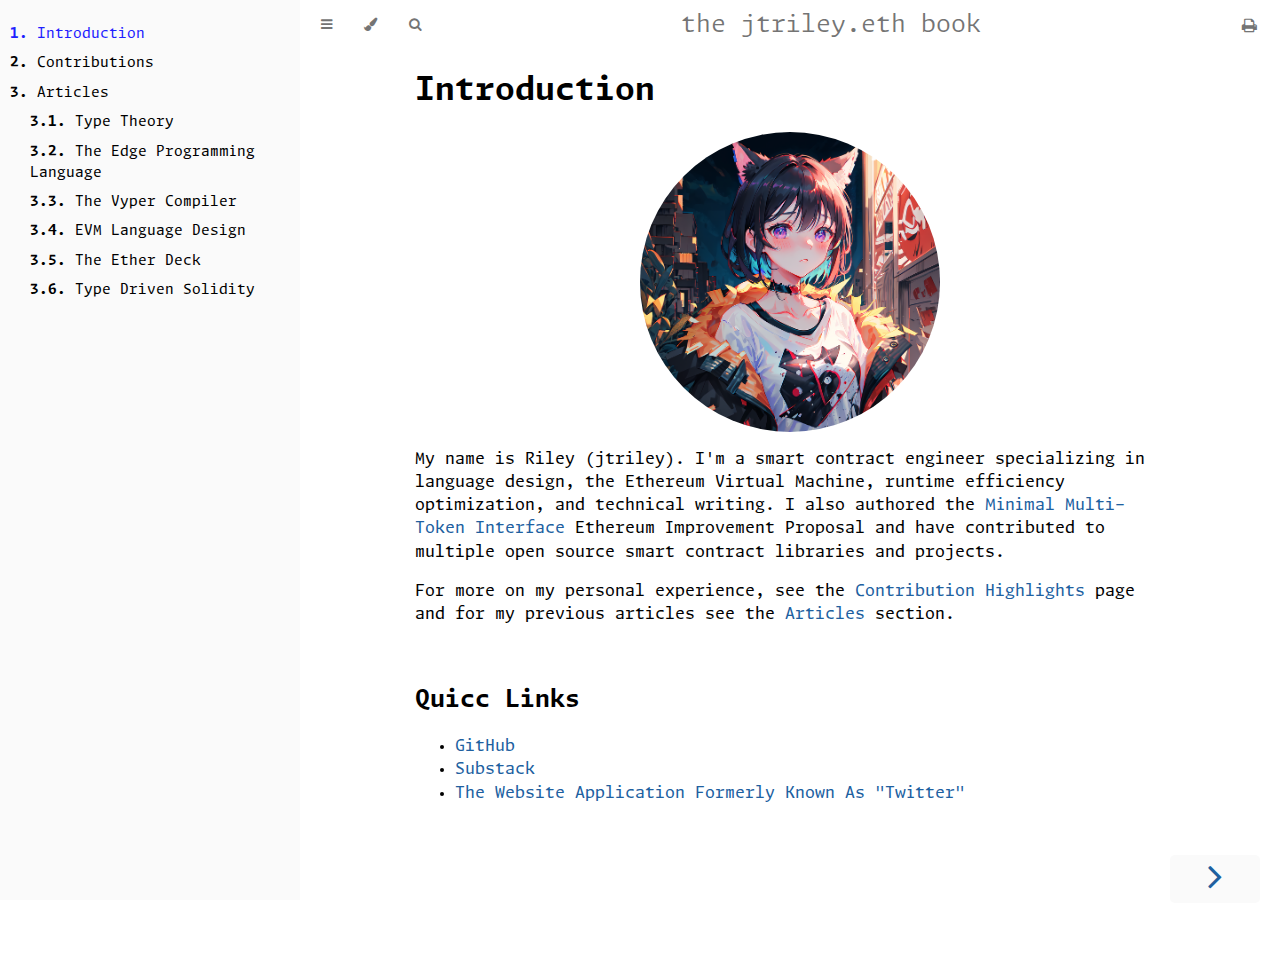
<file: index.html>
<!DOCTYPE HTML>
<html lang="en" class="sidebar-visible no-js light">
    <head>
        <!-- Book generated using mdBook -->
        <meta charset="UTF-8">
        <title>Introduction - the jtriley.eth book</title>


        <!-- Custom HTML head -->
        
        <meta name="description" content="">
        <meta name="viewport" content="width=device-width, initial-scale=1">
        <meta name="theme-color" content="#ffffff" />

        <link rel="icon" href="favicon.svg">
        <link rel="shortcut icon" href="favicon.png">
        <link rel="stylesheet" href="css/variables.css">
        <link rel="stylesheet" href="css/general.css">
        <link rel="stylesheet" href="css/chrome.css">
        <link rel="stylesheet" href="css/print.css" media="print">

        <!-- Fonts -->
        <link rel="stylesheet" href="FontAwesome/css/font-awesome.css">
        <link rel="stylesheet" href="fonts/fonts.css">

        <!-- Highlight.js Stylesheets -->
        <link rel="stylesheet" href="highlight.css">
        <link rel="stylesheet" href="tomorrow-night.css">
        <link rel="stylesheet" href="ayu-highlight.css">

        <!-- Custom theme stylesheets -->

    </head>
    <body>
    <div id="body-container">
        <!-- Provide site root to javascript -->
        <script>
            var path_to_root = "";
            var default_theme = window.matchMedia("(prefers-color-scheme: dark)").matches ? "navy" : "light";
        </script>

        <!-- Work around some values being stored in localStorage wrapped in quotes -->
        <script>
            try {
                var theme = localStorage.getItem('mdbook-theme');
                var sidebar = localStorage.getItem('mdbook-sidebar');

                if (theme.startsWith('"') && theme.endsWith('"')) {
                    localStorage.setItem('mdbook-theme', theme.slice(1, theme.length - 1));
                }

                if (sidebar.startsWith('"') && sidebar.endsWith('"')) {
                    localStorage.setItem('mdbook-sidebar', sidebar.slice(1, sidebar.length - 1));
                }
            } catch (e) { }
        </script>

        <!-- Set the theme before any content is loaded, prevents flash -->
        <script>
            var theme;
            try { theme = localStorage.getItem('mdbook-theme'); } catch(e) { }
            if (theme === null || theme === undefined) { theme = default_theme; }
            var html = document.querySelector('html');
            html.classList.remove('no-js')
            html.classList.remove('light')
            html.classList.add(theme);
            html.classList.add('js');
        </script>

        <!-- Hide / unhide sidebar before it is displayed -->
        <script>
            var html = document.querySelector('html');
            var sidebar = 'hidden';
            if (document.body.clientWidth >= 1080) {
                try { sidebar = localStorage.getItem('mdbook-sidebar'); } catch(e) { }
                sidebar = sidebar || 'visible';
            }
            html.classList.remove('sidebar-visible');
            html.classList.add("sidebar-" + sidebar);
        </script>

        <nav id="sidebar" class="sidebar" aria-label="Table of contents">
            <div class="sidebar-scrollbox">
                <ol class="chapter"><li class="chapter-item expanded "><a href="introduction.html" class="active"><strong aria-hidden="true">1.</strong> Introduction</a></li><li class="chapter-item expanded "><a href="contributions-highlights.html"><strong aria-hidden="true">2.</strong> Contributions</a></li><li class="chapter-item expanded "><a href="articles.html"><strong aria-hidden="true">3.</strong> Articles</a></li><li><ol class="section"><li class="chapter-item expanded "><a href="articles/type-theory.html"><strong aria-hidden="true">3.1.</strong> Type Theory</a></li><li class="chapter-item expanded "><a href="articles/the-edge-programming-language.html"><strong aria-hidden="true">3.2.</strong> The Edge Programming Language</a></li><li class="chapter-item expanded "><a href="articles/the-vyper-compiler.html"><strong aria-hidden="true">3.3.</strong> The Vyper Compiler</a></li><li class="chapter-item expanded "><a href="articles/evm-language-design.html"><strong aria-hidden="true">3.4.</strong> EVM Language Design</a></li><li class="chapter-item expanded "><a href="articles/the-ether-deck.html"><strong aria-hidden="true">3.5.</strong> The Ether Deck</a></li><li class="chapter-item expanded "><a href="articles/type-driven-solidity.html"><strong aria-hidden="true">3.6.</strong> Type Driven Solidity</a></li></ol></li></ol>
            </div>
            <div id="sidebar-resize-handle" class="sidebar-resize-handle"></div>
        </nav>

        <div id="page-wrapper" class="page-wrapper">

            <div class="page">
                                <div id="menu-bar-hover-placeholder"></div>
                <div id="menu-bar" class="menu-bar sticky bordered">
                    <div class="left-buttons">
                        <button id="sidebar-toggle" class="icon-button" type="button" title="Toggle Table of Contents" aria-label="Toggle Table of Contents" aria-controls="sidebar">
                            <i class="fa fa-bars"></i>
                        </button>
                        <button id="theme-toggle" class="icon-button" type="button" title="Change theme" aria-label="Change theme" aria-haspopup="true" aria-expanded="false" aria-controls="theme-list">
                            <i class="fa fa-paint-brush"></i>
                        </button>
                        <ul id="theme-list" class="theme-popup" aria-label="Themes" role="menu">
                            <li role="none"><button role="menuitem" class="theme" id="light">Light</button></li>
                            <li role="none"><button role="menuitem" class="theme" id="rust">Rust</button></li>
                            <li role="none"><button role="menuitem" class="theme" id="coal">Coal</button></li>
                            <li role="none"><button role="menuitem" class="theme" id="navy">Navy</button></li>
                            <li role="none"><button role="menuitem" class="theme" id="ayu">Ayu</button></li>
                        </ul>
                        <button id="search-toggle" class="icon-button" type="button" title="Search. (Shortkey: s)" aria-label="Toggle Searchbar" aria-expanded="false" aria-keyshortcuts="S" aria-controls="searchbar">
                            <i class="fa fa-search"></i>
                        </button>
                    </div>

                    <h1 class="menu-title">the jtriley.eth book</h1>

                    <div class="right-buttons">
                        <a href="print.html" title="Print this book" aria-label="Print this book">
                            <i id="print-button" class="fa fa-print"></i>
                        </a>

                    </div>
                </div>

                <div id="search-wrapper" class="hidden">
                    <form id="searchbar-outer" class="searchbar-outer">
                        <input type="search" id="searchbar" name="searchbar" placeholder="Search this book ..." aria-controls="searchresults-outer" aria-describedby="searchresults-header">
                    </form>
                    <div id="searchresults-outer" class="searchresults-outer hidden">
                        <div id="searchresults-header" class="searchresults-header"></div>
                        <ul id="searchresults">
                        </ul>
                    </div>
                </div>

                <!-- Apply ARIA attributes after the sidebar and the sidebar toggle button are added to the DOM -->
                <script>
                    document.getElementById('sidebar-toggle').setAttribute('aria-expanded', sidebar === 'visible');
                    document.getElementById('sidebar').setAttribute('aria-hidden', sidebar !== 'visible');
                    Array.from(document.querySelectorAll('#sidebar a')).forEach(function(link) {
                        link.setAttribute('tabIndex', sidebar === 'visible' ? 0 : -1);
                    });
                </script>

                <div id="content" class="content">
                    <main>
                        <h1 id="introduction"><a class="header" href="#introduction">Introduction</a></h1>
<div style="display:flex;width:100%;justify-content:center;">
    <img src="static/jtriley.png" width="300px" style="border-radius:150px;" />
</div>
<p>My name is Riley (jtriley). I'm a smart contract engineer specializing in language design, the
Ethereum Virtual Machine, runtime efficiency optimization, and technical writing. I also
authored the <a href="https://eips.ethereum.org/EIPS/eip-6909">Minimal Multi-Token Interface</a> Ethereum
Improvement Proposal and have contributed to multiple open source smart contract libraries and
projects.</p>
<p>For more on my personal experience, see the <a href="./contributions-highlights.html">Contribution Highlights</a>
page and for my previous articles see the <a href="./articles.html">Articles</a> section.</p>
<h2 id="quicc-links"><a class="header" href="#quicc-links">Quicc Links</a></h2>
<ul>
<li><a href="https://github.com/jtriley-eth">GitHub</a></li>
<li><a href="https://jtriley.substack.com">Substack</a></li>
<li><a href="https://twitter.com/jtriley_eth">The Website Application Formerly Known As &quot;Twitter&quot;</a></li>
</ul>

                    </main>

                    <nav class="nav-wrapper" aria-label="Page navigation">
                        <!-- Mobile navigation buttons -->

                            <a rel="next" href="contributions-highlights.html" class="mobile-nav-chapters next" title="Next chapter" aria-label="Next chapter" aria-keyshortcuts="Right">
                                <i class="fa fa-angle-right"></i>
                            </a>

                        <div style="clear: both"></div>
                    </nav>
                </div>
            </div>

            <nav class="nav-wide-wrapper" aria-label="Page navigation">

                    <a rel="next" href="contributions-highlights.html" class="nav-chapters next" title="Next chapter" aria-label="Next chapter" aria-keyshortcuts="Right">
                        <i class="fa fa-angle-right"></i>
                    </a>
            </nav>

        </div>




        <script>
            window.playground_copyable = true;
        </script>


        <script src="elasticlunr.min.js"></script>
        <script src="mark.min.js"></script>
        <script src="searcher.js"></script>

        <script src="clipboard.min.js"></script>
        <script src="highlight.js"></script>
        <script src="book.js"></script>

        <!-- Custom JS scripts -->
        <script src="src/static/solidity.min.js"></script>


    </div>
    </body>
</html>
</file>
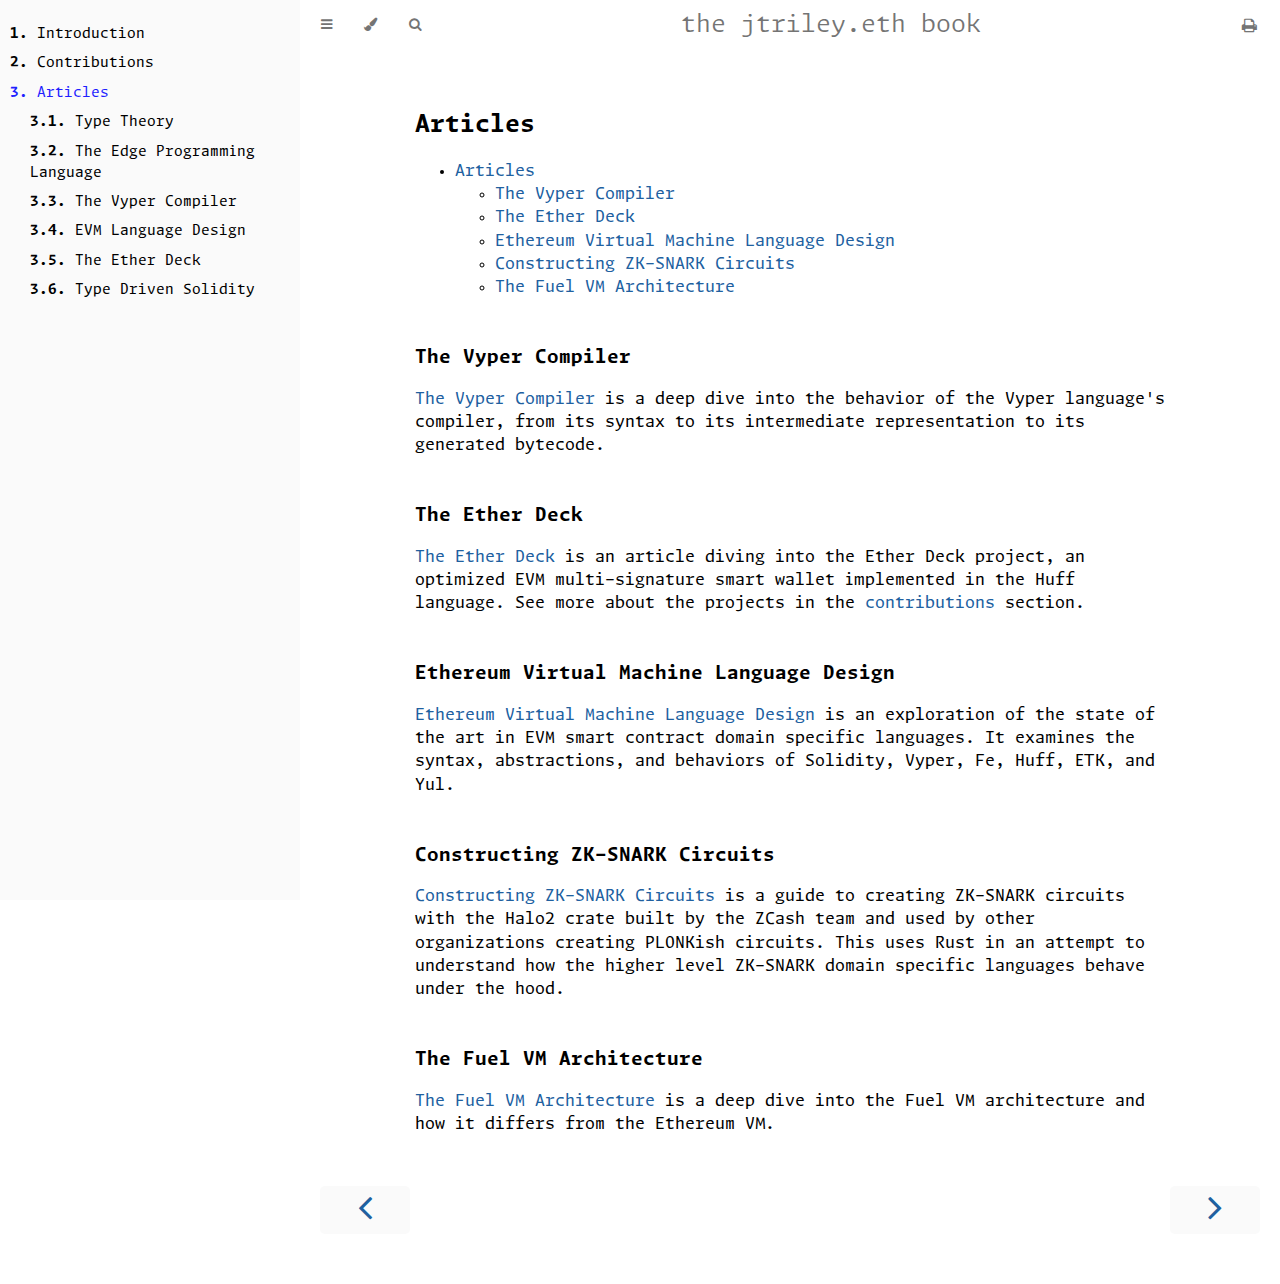
<file: articles.html>
<!DOCTYPE HTML>
<html lang="en" class="sidebar-visible no-js light">
    <head>
        <!-- Book generated using mdBook -->
        <meta charset="UTF-8">
        <title>Articles - the jtriley.eth book</title>


        <!-- Custom HTML head -->
        
        <meta name="description" content="">
        <meta name="viewport" content="width=device-width, initial-scale=1">
        <meta name="theme-color" content="#ffffff" />

        <link rel="icon" href="favicon.svg">
        <link rel="shortcut icon" href="favicon.png">
        <link rel="stylesheet" href="css/variables.css">
        <link rel="stylesheet" href="css/general.css">
        <link rel="stylesheet" href="css/chrome.css">
        <link rel="stylesheet" href="css/print.css" media="print">

        <!-- Fonts -->
        <link rel="stylesheet" href="FontAwesome/css/font-awesome.css">
        <link rel="stylesheet" href="fonts/fonts.css">

        <!-- Highlight.js Stylesheets -->
        <link rel="stylesheet" href="highlight.css">
        <link rel="stylesheet" href="tomorrow-night.css">
        <link rel="stylesheet" href="ayu-highlight.css">

        <!-- Custom theme stylesheets -->

    </head>
    <body>
    <div id="body-container">
        <!-- Provide site root to javascript -->
        <script>
            var path_to_root = "";
            var default_theme = window.matchMedia("(prefers-color-scheme: dark)").matches ? "navy" : "light";
        </script>

        <!-- Work around some values being stored in localStorage wrapped in quotes -->
        <script>
            try {
                var theme = localStorage.getItem('mdbook-theme');
                var sidebar = localStorage.getItem('mdbook-sidebar');

                if (theme.startsWith('"') && theme.endsWith('"')) {
                    localStorage.setItem('mdbook-theme', theme.slice(1, theme.length - 1));
                }

                if (sidebar.startsWith('"') && sidebar.endsWith('"')) {
                    localStorage.setItem('mdbook-sidebar', sidebar.slice(1, sidebar.length - 1));
                }
            } catch (e) { }
        </script>

        <!-- Set the theme before any content is loaded, prevents flash -->
        <script>
            var theme;
            try { theme = localStorage.getItem('mdbook-theme'); } catch(e) { }
            if (theme === null || theme === undefined) { theme = default_theme; }
            var html = document.querySelector('html');
            html.classList.remove('no-js')
            html.classList.remove('light')
            html.classList.add(theme);
            html.classList.add('js');
        </script>

        <!-- Hide / unhide sidebar before it is displayed -->
        <script>
            var html = document.querySelector('html');
            var sidebar = 'hidden';
            if (document.body.clientWidth >= 1080) {
                try { sidebar = localStorage.getItem('mdbook-sidebar'); } catch(e) { }
                sidebar = sidebar || 'visible';
            }
            html.classList.remove('sidebar-visible');
            html.classList.add("sidebar-" + sidebar);
        </script>

        <nav id="sidebar" class="sidebar" aria-label="Table of contents">
            <div class="sidebar-scrollbox">
                <ol class="chapter"><li class="chapter-item expanded "><a href="introduction.html"><strong aria-hidden="true">1.</strong> Introduction</a></li><li class="chapter-item expanded "><a href="contributions-highlights.html"><strong aria-hidden="true">2.</strong> Contributions</a></li><li class="chapter-item expanded "><a href="articles.html" class="active"><strong aria-hidden="true">3.</strong> Articles</a></li><li><ol class="section"><li class="chapter-item expanded "><a href="articles/type-theory.html"><strong aria-hidden="true">3.1.</strong> Type Theory</a></li><li class="chapter-item expanded "><a href="articles/the-edge-programming-language.html"><strong aria-hidden="true">3.2.</strong> The Edge Programming Language</a></li><li class="chapter-item expanded "><a href="articles/the-vyper-compiler.html"><strong aria-hidden="true">3.3.</strong> The Vyper Compiler</a></li><li class="chapter-item expanded "><a href="articles/evm-language-design.html"><strong aria-hidden="true">3.4.</strong> EVM Language Design</a></li><li class="chapter-item expanded "><a href="articles/the-ether-deck.html"><strong aria-hidden="true">3.5.</strong> The Ether Deck</a></li><li class="chapter-item expanded "><a href="articles/type-driven-solidity.html"><strong aria-hidden="true">3.6.</strong> Type Driven Solidity</a></li></ol></li></ol>
            </div>
            <div id="sidebar-resize-handle" class="sidebar-resize-handle"></div>
        </nav>

        <div id="page-wrapper" class="page-wrapper">

            <div class="page">
                                <div id="menu-bar-hover-placeholder"></div>
                <div id="menu-bar" class="menu-bar sticky bordered">
                    <div class="left-buttons">
                        <button id="sidebar-toggle" class="icon-button" type="button" title="Toggle Table of Contents" aria-label="Toggle Table of Contents" aria-controls="sidebar">
                            <i class="fa fa-bars"></i>
                        </button>
                        <button id="theme-toggle" class="icon-button" type="button" title="Change theme" aria-label="Change theme" aria-haspopup="true" aria-expanded="false" aria-controls="theme-list">
                            <i class="fa fa-paint-brush"></i>
                        </button>
                        <ul id="theme-list" class="theme-popup" aria-label="Themes" role="menu">
                            <li role="none"><button role="menuitem" class="theme" id="light">Light</button></li>
                            <li role="none"><button role="menuitem" class="theme" id="rust">Rust</button></li>
                            <li role="none"><button role="menuitem" class="theme" id="coal">Coal</button></li>
                            <li role="none"><button role="menuitem" class="theme" id="navy">Navy</button></li>
                            <li role="none"><button role="menuitem" class="theme" id="ayu">Ayu</button></li>
                        </ul>
                        <button id="search-toggle" class="icon-button" type="button" title="Search. (Shortkey: s)" aria-label="Toggle Searchbar" aria-expanded="false" aria-keyshortcuts="S" aria-controls="searchbar">
                            <i class="fa fa-search"></i>
                        </button>
                    </div>

                    <h1 class="menu-title">the jtriley.eth book</h1>

                    <div class="right-buttons">
                        <a href="print.html" title="Print this book" aria-label="Print this book">
                            <i id="print-button" class="fa fa-print"></i>
                        </a>

                    </div>
                </div>

                <div id="search-wrapper" class="hidden">
                    <form id="searchbar-outer" class="searchbar-outer">
                        <input type="search" id="searchbar" name="searchbar" placeholder="Search this book ..." aria-controls="searchresults-outer" aria-describedby="searchresults-header">
                    </form>
                    <div id="searchresults-outer" class="searchresults-outer hidden">
                        <div id="searchresults-header" class="searchresults-header"></div>
                        <ul id="searchresults">
                        </ul>
                    </div>
                </div>

                <!-- Apply ARIA attributes after the sidebar and the sidebar toggle button are added to the DOM -->
                <script>
                    document.getElementById('sidebar-toggle').setAttribute('aria-expanded', sidebar === 'visible');
                    document.getElementById('sidebar').setAttribute('aria-hidden', sidebar !== 'visible');
                    Array.from(document.querySelectorAll('#sidebar a')).forEach(function(link) {
                        link.setAttribute('tabIndex', sidebar === 'visible' ? 0 : -1);
                    });
                </script>

                <div id="content" class="content">
                    <main>
                        <h2 id="articles"><a class="header" href="#articles">Articles</a></h2>
<ul>
<li><a href="#articles">Articles</a>
<ul>
<li><a href="#the-vyper-compiler">The Vyper Compiler</a></li>
<li><a href="#the-ether-deck">The Ether Deck</a></li>
<li><a href="#ethereum-virtual-machine-language-design">Ethereum Virtual Machine Language Design</a></li>
<li><a href="#constructing-zk-snark-circuits">Constructing ZK-SNARK Circuits</a></li>
<li><a href="#the-fuel-vm-architecture">The Fuel VM Architecture</a></li>
</ul>
</li>
</ul>
<h3 id="the-vyper-compiler"><a class="header" href="#the-vyper-compiler">The Vyper Compiler</a></h3>
<p><a href="https://open.substack.com/pub/jtriley/p/the-vyper-compiler?r=1qyfrf&amp;utm_campaign=post&amp;utm_medium=web">The Vyper Compiler</a>
is a deep dive into the behavior of the Vyper language's compiler, from its syntax to its
intermediate representation to its generated bytecode.</p>
<h3 id="the-ether-deck"><a class="header" href="#the-ether-deck">The Ether Deck</a></h3>
<p><a href="https://open.substack.com/pub/jtriley/p/the-ether-deck?r=1qyfrf&amp;utm_campaign=post&amp;utm_medium=web">The Ether Deck</a>
is an article diving into the Ether Deck project, an optimized EVM multi-signature smart wallet
implemented in the Huff language. See more about the projects in the
<a href="./contributions-highlights.html#ether-deck">contributions</a> section.</p>
<h3 id="ethereum-virtual-machine-language-design"><a class="header" href="#ethereum-virtual-machine-language-design">Ethereum Virtual Machine Language Design</a></h3>
<p><a href="https://open.substack.com/pub/jtriley/p/ethereum-virtual-machine-language?r=1qyfrf&amp;utm_campaign=post&amp;utm_medium=web">Ethereum Virtual Machine Language Design</a>
is an exploration of the state of the art in EVM smart contract domain specific languages. It
examines the syntax, abstractions, and behaviors of Solidity, Vyper, Fe, Huff, ETK, and Yul.</p>
<h3 id="constructing-zk-snark-circuits"><a class="header" href="#constructing-zk-snark-circuits">Constructing ZK-SNARK Circuits</a></h3>
<p><a href="https://open.substack.com/pub/jtriley/p/constructing-zk-snark-circuits?r=1qyfrf&amp;utm_campaign=post&amp;utm_medium=web">Constructing ZK-SNARK Circuits</a>
is a guide to creating ZK-SNARK circuits with the Halo2 crate built by the ZCash team and used by
other organizations creating PLONKish circuits. This uses Rust in an attempt to understand how the
higher level ZK-SNARK domain specific languages behave under the hood.</p>
<h3 id="the-fuel-vm-architecture"><a class="header" href="#the-fuel-vm-architecture">The Fuel VM Architecture</a></h3>
<p><a href="https://open.substack.com/pub/jtriley/p/the-fuel-virtual-machine-architecture?r=1qyfrf&amp;utm_campaign=post&amp;utm_medium=web">The Fuel VM Architecture</a>
is a deep dive into the Fuel VM architecture and how it differs from the Ethereum VM.</p>

                    </main>

                    <nav class="nav-wrapper" aria-label="Page navigation">
                        <!-- Mobile navigation buttons -->
                            <a rel="prev" href="contributions-highlights.html" class="mobile-nav-chapters previous" title="Previous chapter" aria-label="Previous chapter" aria-keyshortcuts="Left">
                                <i class="fa fa-angle-left"></i>
                            </a>

                            <a rel="next" href="articles/type-theory.html" class="mobile-nav-chapters next" title="Next chapter" aria-label="Next chapter" aria-keyshortcuts="Right">
                                <i class="fa fa-angle-right"></i>
                            </a>

                        <div style="clear: both"></div>
                    </nav>
                </div>
            </div>

            <nav class="nav-wide-wrapper" aria-label="Page navigation">
                    <a rel="prev" href="contributions-highlights.html" class="nav-chapters previous" title="Previous chapter" aria-label="Previous chapter" aria-keyshortcuts="Left">
                        <i class="fa fa-angle-left"></i>
                    </a>

                    <a rel="next" href="articles/type-theory.html" class="nav-chapters next" title="Next chapter" aria-label="Next chapter" aria-keyshortcuts="Right">
                        <i class="fa fa-angle-right"></i>
                    </a>
            </nav>

        </div>




        <script>
            window.playground_copyable = true;
        </script>


        <script src="elasticlunr.min.js"></script>
        <script src="mark.min.js"></script>
        <script src="searcher.js"></script>

        <script src="clipboard.min.js"></script>
        <script src="highlight.js"></script>
        <script src="book.js"></script>

        <!-- Custom JS scripts -->
        <script src="src/static/solidity.min.js"></script>


    </div>
    </body>
</html>
</file>
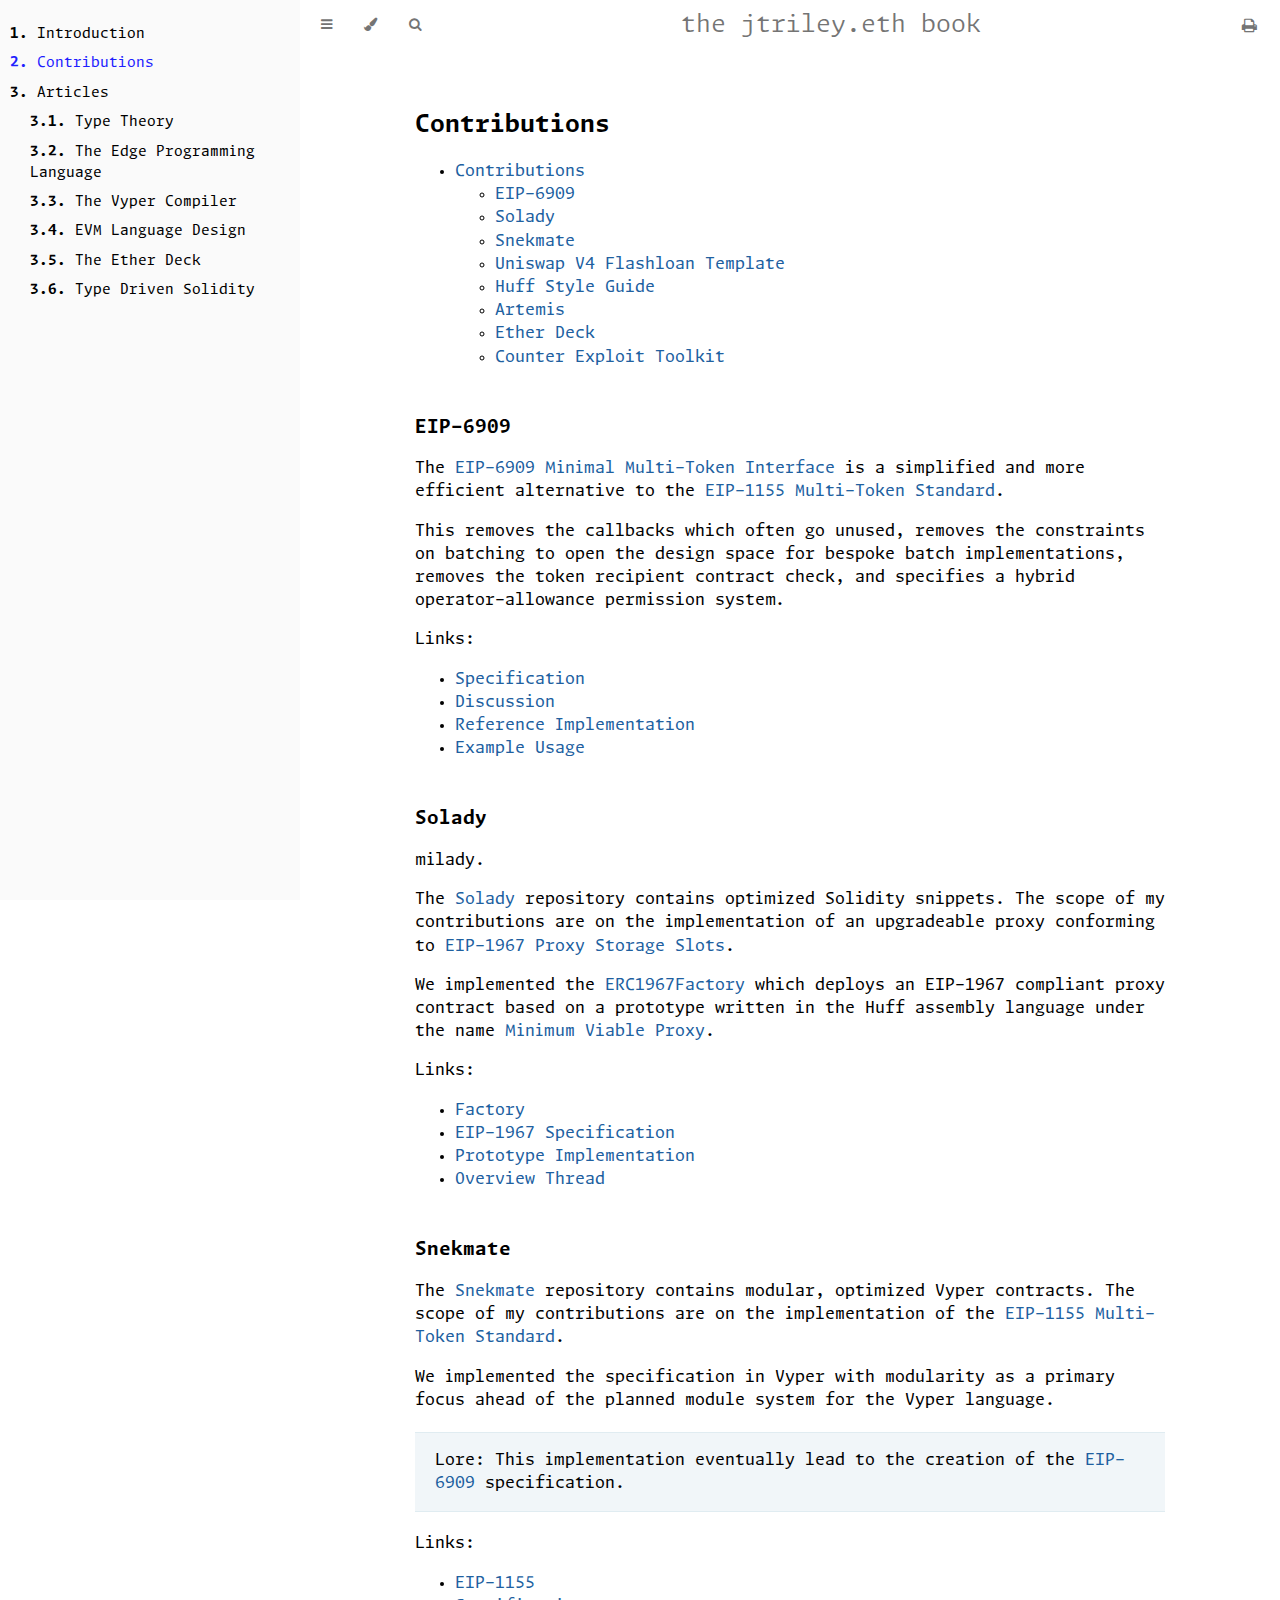
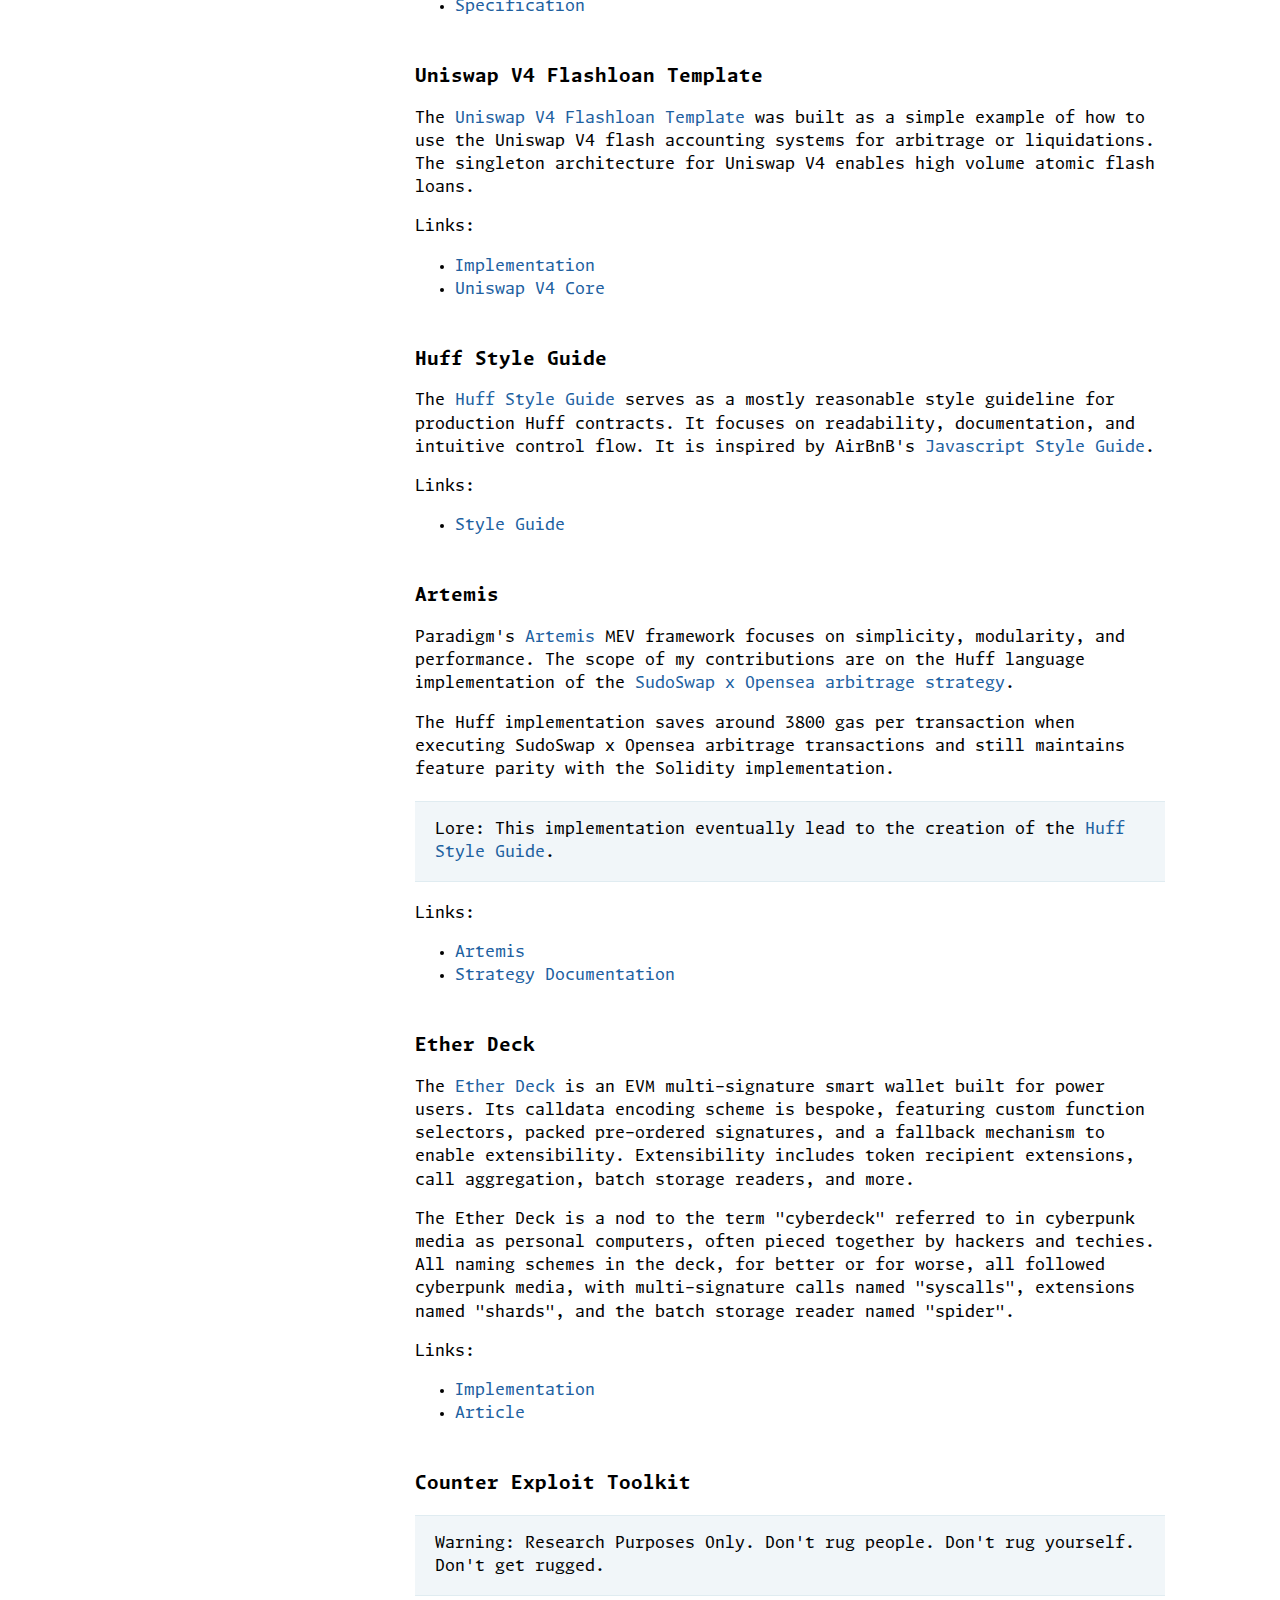
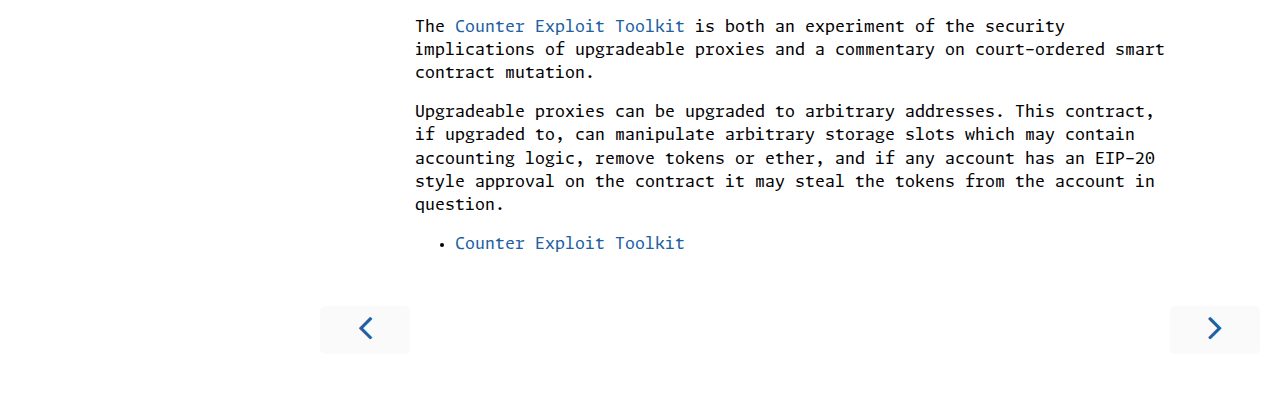
<file: contributions-highlights.html>
<!DOCTYPE HTML>
<html lang="en" class="sidebar-visible no-js light">
    <head>
        <!-- Book generated using mdBook -->
        <meta charset="UTF-8">
        <title>Contributions - the jtriley.eth book</title>


        <!-- Custom HTML head -->
        
        <meta name="description" content="">
        <meta name="viewport" content="width=device-width, initial-scale=1">
        <meta name="theme-color" content="#ffffff" />

        <link rel="icon" href="favicon.svg">
        <link rel="shortcut icon" href="favicon.png">
        <link rel="stylesheet" href="css/variables.css">
        <link rel="stylesheet" href="css/general.css">
        <link rel="stylesheet" href="css/chrome.css">
        <link rel="stylesheet" href="css/print.css" media="print">

        <!-- Fonts -->
        <link rel="stylesheet" href="FontAwesome/css/font-awesome.css">
        <link rel="stylesheet" href="fonts/fonts.css">

        <!-- Highlight.js Stylesheets -->
        <link rel="stylesheet" href="highlight.css">
        <link rel="stylesheet" href="tomorrow-night.css">
        <link rel="stylesheet" href="ayu-highlight.css">

        <!-- Custom theme stylesheets -->

    </head>
    <body>
    <div id="body-container">
        <!-- Provide site root to javascript -->
        <script>
            var path_to_root = "";
            var default_theme = window.matchMedia("(prefers-color-scheme: dark)").matches ? "navy" : "light";
        </script>

        <!-- Work around some values being stored in localStorage wrapped in quotes -->
        <script>
            try {
                var theme = localStorage.getItem('mdbook-theme');
                var sidebar = localStorage.getItem('mdbook-sidebar');

                if (theme.startsWith('"') && theme.endsWith('"')) {
                    localStorage.setItem('mdbook-theme', theme.slice(1, theme.length - 1));
                }

                if (sidebar.startsWith('"') && sidebar.endsWith('"')) {
                    localStorage.setItem('mdbook-sidebar', sidebar.slice(1, sidebar.length - 1));
                }
            } catch (e) { }
        </script>

        <!-- Set the theme before any content is loaded, prevents flash -->
        <script>
            var theme;
            try { theme = localStorage.getItem('mdbook-theme'); } catch(e) { }
            if (theme === null || theme === undefined) { theme = default_theme; }
            var html = document.querySelector('html');
            html.classList.remove('no-js')
            html.classList.remove('light')
            html.classList.add(theme);
            html.classList.add('js');
        </script>

        <!-- Hide / unhide sidebar before it is displayed -->
        <script>
            var html = document.querySelector('html');
            var sidebar = 'hidden';
            if (document.body.clientWidth >= 1080) {
                try { sidebar = localStorage.getItem('mdbook-sidebar'); } catch(e) { }
                sidebar = sidebar || 'visible';
            }
            html.classList.remove('sidebar-visible');
            html.classList.add("sidebar-" + sidebar);
        </script>

        <nav id="sidebar" class="sidebar" aria-label="Table of contents">
            <div class="sidebar-scrollbox">
                <ol class="chapter"><li class="chapter-item expanded "><a href="introduction.html"><strong aria-hidden="true">1.</strong> Introduction</a></li><li class="chapter-item expanded "><a href="contributions-highlights.html" class="active"><strong aria-hidden="true">2.</strong> Contributions</a></li><li class="chapter-item expanded "><a href="articles.html"><strong aria-hidden="true">3.</strong> Articles</a></li><li><ol class="section"><li class="chapter-item expanded "><a href="articles/type-theory.html"><strong aria-hidden="true">3.1.</strong> Type Theory</a></li><li class="chapter-item expanded "><a href="articles/the-edge-programming-language.html"><strong aria-hidden="true">3.2.</strong> The Edge Programming Language</a></li><li class="chapter-item expanded "><a href="articles/the-vyper-compiler.html"><strong aria-hidden="true">3.3.</strong> The Vyper Compiler</a></li><li class="chapter-item expanded "><a href="articles/evm-language-design.html"><strong aria-hidden="true">3.4.</strong> EVM Language Design</a></li><li class="chapter-item expanded "><a href="articles/the-ether-deck.html"><strong aria-hidden="true">3.5.</strong> The Ether Deck</a></li><li class="chapter-item expanded "><a href="articles/type-driven-solidity.html"><strong aria-hidden="true">3.6.</strong> Type Driven Solidity</a></li></ol></li></ol>
            </div>
            <div id="sidebar-resize-handle" class="sidebar-resize-handle"></div>
        </nav>

        <div id="page-wrapper" class="page-wrapper">

            <div class="page">
                                <div id="menu-bar-hover-placeholder"></div>
                <div id="menu-bar" class="menu-bar sticky bordered">
                    <div class="left-buttons">
                        <button id="sidebar-toggle" class="icon-button" type="button" title="Toggle Table of Contents" aria-label="Toggle Table of Contents" aria-controls="sidebar">
                            <i class="fa fa-bars"></i>
                        </button>
                        <button id="theme-toggle" class="icon-button" type="button" title="Change theme" aria-label="Change theme" aria-haspopup="true" aria-expanded="false" aria-controls="theme-list">
                            <i class="fa fa-paint-brush"></i>
                        </button>
                        <ul id="theme-list" class="theme-popup" aria-label="Themes" role="menu">
                            <li role="none"><button role="menuitem" class="theme" id="light">Light</button></li>
                            <li role="none"><button role="menuitem" class="theme" id="rust">Rust</button></li>
                            <li role="none"><button role="menuitem" class="theme" id="coal">Coal</button></li>
                            <li role="none"><button role="menuitem" class="theme" id="navy">Navy</button></li>
                            <li role="none"><button role="menuitem" class="theme" id="ayu">Ayu</button></li>
                        </ul>
                        <button id="search-toggle" class="icon-button" type="button" title="Search. (Shortkey: s)" aria-label="Toggle Searchbar" aria-expanded="false" aria-keyshortcuts="S" aria-controls="searchbar">
                            <i class="fa fa-search"></i>
                        </button>
                    </div>

                    <h1 class="menu-title">the jtriley.eth book</h1>

                    <div class="right-buttons">
                        <a href="print.html" title="Print this book" aria-label="Print this book">
                            <i id="print-button" class="fa fa-print"></i>
                        </a>

                    </div>
                </div>

                <div id="search-wrapper" class="hidden">
                    <form id="searchbar-outer" class="searchbar-outer">
                        <input type="search" id="searchbar" name="searchbar" placeholder="Search this book ..." aria-controls="searchresults-outer" aria-describedby="searchresults-header">
                    </form>
                    <div id="searchresults-outer" class="searchresults-outer hidden">
                        <div id="searchresults-header" class="searchresults-header"></div>
                        <ul id="searchresults">
                        </ul>
                    </div>
                </div>

                <!-- Apply ARIA attributes after the sidebar and the sidebar toggle button are added to the DOM -->
                <script>
                    document.getElementById('sidebar-toggle').setAttribute('aria-expanded', sidebar === 'visible');
                    document.getElementById('sidebar').setAttribute('aria-hidden', sidebar !== 'visible');
                    Array.from(document.querySelectorAll('#sidebar a')).forEach(function(link) {
                        link.setAttribute('tabIndex', sidebar === 'visible' ? 0 : -1);
                    });
                </script>

                <div id="content" class="content">
                    <main>
                        <h2 id="contributions"><a class="header" href="#contributions">Contributions</a></h2>
<ul>
<li><a href="#contributions">Contributions</a>
<ul>
<li><a href="#eip-6909">EIP-6909</a></li>
<li><a href="#solady">Solady</a></li>
<li><a href="#snekmate">Snekmate</a></li>
<li><a href="#uniswap-v4-flashloan-template">Uniswap V4 Flashloan Template</a></li>
<li><a href="#huff-style-guide">Huff Style Guide</a></li>
<li><a href="#artemis">Artemis</a></li>
<li><a href="#ether-deck">Ether Deck</a></li>
<li><a href="#counter-exploit-toolkit">Counter Exploit Toolkit</a></li>
</ul>
</li>
</ul>
<h3 id="eip-6909"><a class="header" href="#eip-6909">EIP-6909</a></h3>
<p>The <a href="https://eips.ethereum.org/EIPS/eip-6909">EIP-6909 Minimal Multi-Token Interface</a> is a
simplified and more efficient alternative to the 
<a href="https://eips.ethereum.org/EIPS/eip-1155">EIP-1155 Multi-Token Standard</a>.</p>
<p>This removes the callbacks which often go unused, removes the constraints on batching to open the
design space for bespoke batch implementations, removes the token recipient contract check, and
specifies a hybrid operator-allowance permission system.</p>
<p>Links:</p>
<ul>
<li><a href="https://eips.ethereum.org/EIPS/eip-6909">Specification</a></li>
<li><a href="https://ethereum-magicians.org/t/eip-6909-multi-token-standard/13891">Discussion</a></li>
<li><a href="https://github.com/jtriley-eth/ERC-6909">Reference Implementation</a></li>
<li><a href="https://github.com/jtriley-eth/erc6909-examples">Example Usage</a></li>
</ul>
<h3 id="solady"><a class="header" href="#solady">Solady</a></h3>
<p>milady.</p>
<p>The <a href="https://github.com/Vectorized/solady">Solady</a> repository contains optimized Solidity snippets.
The scope of my contributions are on the implementation of an upgradeable proxy conforming to
<a href="https://eips.ethereum.org/EIPS/eip-1967">EIP-1967 Proxy Storage Slots</a>.</p>
<p>We implemented the
<a href="https://github.com/Vectorized/solady/blob/main/src/utils/ERC1967Factory.sol">ERC1967Factory</a> which
deploys an EIP-1967 compliant proxy contract based on a prototype written in the Huff assembly
language under the name <a href="https://github.com/jtriley-eth/minimum-viable-proxy">Minimum Viable Proxy</a>.</p>
<p>Links:</p>
<ul>
<li><a href="https://github.com/Vectorized/solady/blob/main/src/utils/ERC1967Factory.sol">Factory</a></li>
<li><a href="https://eips.ethereum.org/EIPS/eip-1967">EIP-1967 Specification</a></li>
<li><a href="https://github.com/jtriley-eth/minimum-viable-proxy">Prototype Implementation</a></li>
<li><a href="https://x.com/jtriley_eth/status/1642984618277359616">Overview Thread</a></li>
</ul>
<h3 id="snekmate"><a class="header" href="#snekmate">Snekmate</a></h3>
<p>The <a href="https://github.com/pcaversaccio/snekmate">Snekmate</a> repository contains modular, optimized
Vyper contracts. The scope of my contributions are on the implementation of the
<a href="https://eips.ethereum.org/EIPS/eip-1155">EIP-1155 Multi-Token Standard</a>.</p>
<p>We implemented the specification in Vyper with modularity as a primary focus ahead of the planned
module system for the Vyper language.</p>
<blockquote>
<p>Lore: This implementation eventually lead to the creation of the <a href="#eip-6909">EIP-6909</a>
specification.</p>
</blockquote>
<p>Links:</p>
<ul>
<li><a href="https://github.com/pcaversaccio/snekmate/blob/main/src/tokens/ERC1155.vy">EIP-1155</a></li>
<li><a href="https://eips.ethereum.org/EIPS/eip-1155">Specification</a></li>
</ul>
<h3 id="uniswap-v4-flashloan-template"><a class="header" href="#uniswap-v4-flashloan-template">Uniswap V4 Flashloan Template</a></h3>
<p>The <a href="https://github.com/jtriley-eth/uni-v4-core-flashloans">Uniswap V4 Flashloan Template</a> was built
as a simple example of how to use the Uniswap V4 flash accounting systems for arbitrage or
liquidations. The singleton architecture for Uniswap V4 enables high volume atomic flash loans.</p>
<p>Links:</p>
<ul>
<li><a href="https://github.com/jtriley-eth/uni-v4-core-flashloans">Implementation</a></li>
<li><a href="https://github.com/Uniswap/v4-core">Uniswap V4 Core</a></li>
</ul>
<h3 id="huff-style-guide"><a class="header" href="#huff-style-guide">Huff Style Guide</a></h3>
<p>The <a href="https://github.com/jtriley-eth/huff-style-guide">Huff Style Guide</a> serves as a mostly
reasonable style guideline for production Huff contracts. It focuses on readability, documentation,
and intuitive control flow. It is inspired by AirBnB's
<a href="https://github.com/airbnb/javascript">Javascript Style Guide</a>.</p>
<p>Links:</p>
<ul>
<li><a href="https://github.com/jtriley-eth/huff-style-guide">Style Guide</a></li>
</ul>
<h3 id="artemis"><a class="header" href="#artemis">Artemis</a></h3>
<p>Paradigm's <a href="https://github.com/paradigmxyz/artemis">Artemis</a> MEV framework focuses on simplicity,
modularity, and performance. The scope of my contributions are on the Huff language implementation
of the <a href="https://github.com/paradigmxyz/artemis/blob/main/crates/strategies/opensea-sudo-arb/contracts/src/huff/SudoOpenseaArb.huff">SudoSwap x Opensea arbitrage strategy</a>.</p>
<p>The Huff implementation saves around 3800 gas per transaction when executing SudoSwap x Opensea
arbitrage transactions and still maintains feature parity with the Solidity implementation.</p>
<blockquote>
<p>Lore: This implementation eventually lead to the creation of the
<a href="https://github.com/jtriley-eth/huff-style-guide">Huff Style Guide</a>.</p>
</blockquote>
<p>Links:</p>
<ul>
<li><a href="https://github.com/paradigmxyz/artemis">Artemis</a></li>
<li><a href="https://github.com/paradigmxyz/artemis/blob/main/crates/strategies/opensea-sudo-arb/contracts">Strategy Documentation</a></li>
</ul>
<h3 id="ether-deck"><a class="header" href="#ether-deck">Ether Deck</a></h3>
<p>The <a href="https://github.com/jtriley-eth/ether-deck">Ether Deck</a> is an EVM multi-signature smart wallet
built for power users. Its calldata encoding scheme is bespoke, featuring custom function selectors,
packed pre-ordered signatures, and a fallback mechanism to enable extensibility. Extensibility
includes token recipient extensions, call aggregation, batch storage readers, and more.</p>
<p>The Ether Deck is a nod to the term &quot;cyberdeck&quot; referred to in cyberpunk media as personal
computers, often pieced together by hackers and techies. All naming schemes in the deck, for better
or for worse, all followed cyberpunk media, with multi-signature calls named &quot;syscalls&quot;, extensions
named &quot;shards&quot;, and the batch storage reader named &quot;spider&quot;.</p>
<p>Links:</p>
<ul>
<li><a href="https://github.com/jtriley-eth/ether-deck">Implementation</a></li>
<li><a href="./articles.html#the-ether-deck">Article</a></li>
</ul>
<h3 id="counter-exploit-toolkit"><a class="header" href="#counter-exploit-toolkit">Counter Exploit Toolkit</a></h3>
<blockquote>
<p>Warning: Research Purposes Only. Don't rug people. Don't rug yourself. Don't get rugged.</p>
</blockquote>
<p>The <a href="https://github.com/jtriley-eth/counter-exploit-toolkit">Counter Exploit Toolkit</a> is both an
experiment of the security implications of upgradeable proxies and a commentary on court-ordered
smart contract mutation.</p>
<p>Upgradeable proxies can be upgraded to arbitrary addresses. This contract, if upgraded to, can
manipulate arbitrary storage slots which may contain accounting logic, remove tokens or ether, and
if any account has an EIP-20 style approval on the contract it may steal the tokens from the account
in question.</p>
<ul>
<li><a href="https://github.com/jtriley-eth/counter-exploit-toolkit">Counter Exploit Toolkit</a></li>
</ul>

                    </main>

                    <nav class="nav-wrapper" aria-label="Page navigation">
                        <!-- Mobile navigation buttons -->
                            <a rel="prev" href="introduction.html" class="mobile-nav-chapters previous" title="Previous chapter" aria-label="Previous chapter" aria-keyshortcuts="Left">
                                <i class="fa fa-angle-left"></i>
                            </a>

                            <a rel="next" href="articles.html" class="mobile-nav-chapters next" title="Next chapter" aria-label="Next chapter" aria-keyshortcuts="Right">
                                <i class="fa fa-angle-right"></i>
                            </a>

                        <div style="clear: both"></div>
                    </nav>
                </div>
            </div>

            <nav class="nav-wide-wrapper" aria-label="Page navigation">
                    <a rel="prev" href="introduction.html" class="nav-chapters previous" title="Previous chapter" aria-label="Previous chapter" aria-keyshortcuts="Left">
                        <i class="fa fa-angle-left"></i>
                    </a>

                    <a rel="next" href="articles.html" class="nav-chapters next" title="Next chapter" aria-label="Next chapter" aria-keyshortcuts="Right">
                        <i class="fa fa-angle-right"></i>
                    </a>
            </nav>

        </div>




        <script>
            window.playground_copyable = true;
        </script>


        <script src="elasticlunr.min.js"></script>
        <script src="mark.min.js"></script>
        <script src="searcher.js"></script>

        <script src="clipboard.min.js"></script>
        <script src="highlight.js"></script>
        <script src="book.js"></script>

        <!-- Custom JS scripts -->
        <script src="src/static/solidity.min.js"></script>


    </div>
    </body>
</html>
</file>
<file: css/variables.css>
/* Globals */

:root {
    --sidebar-width: 300px;
    --page-padding: 15px;
    --content-max-width: 750px;
    --menu-bar-height: 50px;
    --mono-font: "Monaspace Krypton", Consolas, "Ubuntu Mono", Menlo, "DejaVu Sans Mono", monospace, monospace;
    --code-font-size: 0.875em /* please adjust the ace font size accordingly in editor.js */
}

/* Themes */

.ayu {
    --bg: hsl(210, 25%, 8%);
    --fg: #c5c5c5;

    --sidebar-bg: #14191f;
    --sidebar-fg: #c8c9db;
    --sidebar-non-existant: #5c6773;
    --sidebar-active: #ffb454;
    --sidebar-spacer: #2d334f;

    --scrollbar: var(--sidebar-fg);

    --icons: #737480;
    --icons-hover: #b7b9cc;

    --links: #0096cf;

    --inline-code-color: #ffb454;

    --theme-popup-bg: #14191f;
    --theme-popup-border: #5c6773;
    --theme-hover: #191f26;

    --quote-bg: hsl(226, 15%, 17%);
    --quote-border: hsl(226, 15%, 22%);

    --table-border-color: hsl(210, 25%, 13%);
    --table-header-bg: hsl(210, 25%, 28%);
    --table-alternate-bg: hsl(210, 25%, 11%);

    --searchbar-border-color: #848484;
    --searchbar-bg: #424242;
    --searchbar-fg: #fff;
    --searchbar-shadow-color: #d4c89f;
    --searchresults-header-fg: #666;
    --searchresults-border-color: #888;
    --searchresults-li-bg: #252932;
    --search-mark-bg: #e3b171;
}

.coal {
    --bg: hsl(200, 7%, 8%);
    --fg: #98a3ad;

    --sidebar-bg: #292c2f;
    --sidebar-fg: #a1adb8;
    --sidebar-non-existant: #505254;
    --sidebar-active: #3473ad;
    --sidebar-spacer: #393939;

    --scrollbar: var(--sidebar-fg);

    --icons: #43484d;
    --icons-hover: #b3c0cc;

    --links: #2b79a2;

    --inline-code-color: #c5c8c6;

    --theme-popup-bg: #141617;
    --theme-popup-border: #43484d;
    --theme-hover: #1f2124;

    --quote-bg: hsl(234, 21%, 18%);
    --quote-border: hsl(234, 21%, 23%);

    --table-border-color: hsl(200, 7%, 13%);
    --table-header-bg: hsl(200, 7%, 28%);
    --table-alternate-bg: hsl(200, 7%, 11%);

    --searchbar-border-color: #aaa;
    --searchbar-bg: #b7b7b7;
    --searchbar-fg: #000;
    --searchbar-shadow-color: #aaa;
    --searchresults-header-fg: #666;
    --searchresults-border-color: #98a3ad;
    --searchresults-li-bg: #2b2b2f;
    --search-mark-bg: #355c7d;
}

.light {
    --bg: hsl(0, 0%, 100%);
    --fg: hsl(0, 0%, 0%);

    --sidebar-bg: #fafafa;
    --sidebar-fg: hsl(0, 0%, 0%);
    --sidebar-non-existant: #aaaaaa;
    --sidebar-active: #1f1fff;
    --sidebar-spacer: #f4f4f4;

    --scrollbar: #8F8F8F;

    --icons: #747474;
    --icons-hover: #000000;

    --links: #20609f;

    --inline-code-color: #301900;

    --theme-popup-bg: #fafafa;
    --theme-popup-border: #cccccc;
    --theme-hover: #e6e6e6;

    --quote-bg: hsl(197, 37%, 96%);
    --quote-border: hsl(197, 37%, 91%);

    --table-border-color: hsl(0, 0%, 95%);
    --table-header-bg: hsl(0, 0%, 80%);
    --table-alternate-bg: hsl(0, 0%, 97%);

    --searchbar-border-color: #aaa;
    --searchbar-bg: #fafafa;
    --searchbar-fg: #000;
    --searchbar-shadow-color: #aaa;
    --searchresults-header-fg: #666;
    --searchresults-border-color: #888;
    --searchresults-li-bg: #e4f2fe;
    --search-mark-bg: #a2cff5;
}

.navy {
    --bg: hsl(226, 23%, 11%);
    --fg: #bcbdd0;

    --sidebar-bg: #282d3f;
    --sidebar-fg: #c8c9db;
    --sidebar-non-existant: #505274;
    --sidebar-active: #2b79a2;
    --sidebar-spacer: #2d334f;

    --scrollbar: var(--sidebar-fg);

    --icons: #737480;
    --icons-hover: #b7b9cc;

    --links: #2b79a2;

    --inline-code-color: #c5c8c6;

    --theme-popup-bg: #161923;
    --theme-popup-border: #737480;
    --theme-hover: #282e40;

    --quote-bg: hsl(226, 15%, 17%);
    --quote-border: hsl(226, 15%, 22%);

    --table-border-color: hsl(226, 23%, 16%);
    --table-header-bg: hsl(226, 23%, 31%);
    --table-alternate-bg: hsl(226, 23%, 14%);

    --searchbar-border-color: #aaa;
    --searchbar-bg: #aeaec6;
    --searchbar-fg: #000;
    --searchbar-shadow-color: #aaa;
    --searchresults-header-fg: #5f5f71;
    --searchresults-border-color: #5c5c68;
    --searchresults-li-bg: #242430;
    --search-mark-bg: #a2cff5;
}

.rust {
    --bg: hsl(60, 9%, 87%);
    --fg: #262625;

    --sidebar-bg: #3b2e2a;
    --sidebar-fg: #c8c9db;
    --sidebar-non-existant: #505254;
    --sidebar-active: #e69f67;
    --sidebar-spacer: #45373a;

    --scrollbar: var(--sidebar-fg);

    --icons: #737480;
    --icons-hover: #262625;

    --links: #2b79a2;

    --inline-code-color: #6e6b5e;

    --theme-popup-bg: #e1e1db;
    --theme-popup-border: #b38f6b;
    --theme-hover: #99908a;

    --quote-bg: hsl(60, 5%, 75%);
    --quote-border: hsl(60, 5%, 70%);

    --table-border-color: hsl(60, 9%, 82%);
    --table-header-bg: #b3a497;
    --table-alternate-bg: hsl(60, 9%, 84%);

    --searchbar-border-color: #aaa;
    --searchbar-bg: #fafafa;
    --searchbar-fg: #000;
    --searchbar-shadow-color: #aaa;
    --searchresults-header-fg: #666;
    --searchresults-border-color: #888;
    --searchresults-li-bg: #dec2a2;
    --search-mark-bg: #e69f67;
}

@media (prefers-color-scheme: dark) {
    .light.no-js {
        --bg: hsl(200, 7%, 8%);
        --fg: #98a3ad;

        --sidebar-bg: #292c2f;
        --sidebar-fg: #a1adb8;
        --sidebar-non-existant: #505254;
        --sidebar-active: #3473ad;
        --sidebar-spacer: #393939;

        --scrollbar: var(--sidebar-fg);

        --icons: #43484d;
        --icons-hover: #b3c0cc;

        --links: #2b79a2;

        --inline-code-color: #c5c8c6;

        --theme-popup-bg: #141617;
        --theme-popup-border: #43484d;
        --theme-hover: #1f2124;

        --quote-bg: hsl(234, 21%, 18%);
        --quote-border: hsl(234, 21%, 23%);

        --table-border-color: hsl(200, 7%, 13%);
        --table-header-bg: hsl(200, 7%, 28%);
        --table-alternate-bg: hsl(200, 7%, 11%);

        --searchbar-border-color: #aaa;
        --searchbar-bg: #b7b7b7;
        --searchbar-fg: #000;
        --searchbar-shadow-color: #aaa;
        --searchresults-header-fg: #666;
        --searchresults-border-color: #98a3ad;
        --searchresults-li-bg: #2b2b2f;
        --search-mark-bg: #355c7d;
    }
}
</file>
<file: css/general.css>
/* Base styles and content styles */

@import 'variables.css';

:root {
    /* Browser default font-size is 16px, this way 1 rem = 10px */
    font-size: 62.5%;
}

html {
    font-family: "Monaspace Argon", sans-serif;
    color: var(--fg);
    background-color: var(--bg);
    text-size-adjust: none;
    -webkit-text-size-adjust: none;
}

body {
    margin: 0;
    font-size: 1.6rem;
    overflow-x: hidden;
}

code {
    font-family: var(--mono-font) !important;
    font-size: var(--code-font-size);
}

/* make long words/inline code not x overflow */
main {
    overflow-wrap: break-word;
}

/* make wide tables scroll if they overflow */
.table-wrapper {
    overflow-x: auto;
}

/* Don't change font size in headers. */
h1 code, h2 code, h3 code, h4 code, h5 code, h6 code {
    font-size: unset;
}

.left { float: left; }
.right { float: right; }
.boring { opacity: 0.6; }
.hide-boring .boring { display: none; }
.hidden { display: none !important; }

h2, h3 { margin-top: 2.5em; }
h4, h5 { margin-top: 2em; }

.header + .header h3,
.header + .header h4,
.header + .header h5 {
    margin-top: 1em;
}

h1:target::before,
h2:target::before,
h3:target::before,
h4:target::before,
h5:target::before,
h6:target::before {
    display: inline-block;
    content: "»";
    margin-left: -30px;
    width: 30px;
}

/* This is broken on Safari as of version 14, but is fixed
   in Safari Technology Preview 117 which I think will be Safari 14.2.
   https://bugs.webkit.org/show_bug.cgi?id=218076
*/
:target {
    scroll-margin-top: calc(var(--menu-bar-height) + 0.5em);
}

.page {
    outline: 0;
    padding: 0 var(--page-padding);
    margin-top: calc(0px - var(--menu-bar-height)); /* Compensate for the #menu-bar-hover-placeholder */
}
.page-wrapper {
    box-sizing: border-box;
}
.js:not(.sidebar-resizing) .page-wrapper {
    transition: margin-left 0.3s ease, transform 0.3s ease; /* Animation: slide away */
}

.content {
    overflow-y: auto;
    padding: 0 5px 50px 5px;
}
.content main {
    margin-left: auto;
    margin-right: auto;
    max-width: var(--content-max-width);
}
.content p { line-height: 1.45em; }
.content ol { line-height: 1.45em; }
.content ul { line-height: 1.45em; }
.content a { text-decoration: none; }
.content a:hover { text-decoration: underline; }
.content img, .content video { max-width: 100%; }
.content .header:link,
.content .header:visited {
    color: var(--fg);
}
.content .header:link,
.content .header:visited:hover {
    text-decoration: none;
}

table {
    margin: 0 auto;
    border-collapse: collapse;
}
table td {
    padding: 3px 20px;
    border: 1px var(--table-border-color) solid;
}
table thead {
    background: var(--table-header-bg);
}
table thead td {
    font-weight: 700;
    border: none;
}
table thead th {
    padding: 3px 20px;
}
table thead tr {
    border: 1px var(--table-header-bg) solid;
}
/* Alternate background colors for rows */
table tbody tr:nth-child(2n) {
    background: var(--table-alternate-bg);
}


blockquote {
    margin: 20px 0;
    padding: 0 20px;
    color: var(--fg);
    background-color: var(--quote-bg);
    border-top: .1em solid var(--quote-border);
    border-bottom: .1em solid var(--quote-border);
}

kbd {
    background-color: var(--table-border-color);
    border-radius: 4px;
    border: solid 1px var(--theme-popup-border);
    box-shadow: inset 0 -1px 0 var(--theme-hover);
    display: inline-block;
    font-size: var(--code-font-size);
    font-family: var(--mono-font);
    line-height: 10px;
    padding: 4px 5px;
    vertical-align: middle;
}

:not(.footnote-definition) + .footnote-definition,
.footnote-definition + :not(.footnote-definition) {
    margin-top: 2em;
}
.footnote-definition {
    font-size: 0.9em;
    margin: 0.5em 0;
}
.footnote-definition p {
    display: inline;
}

.tooltiptext {
    position: absolute;
    visibility: hidden;
    color: #fff;
    background-color: #333;
    transform: translateX(-50%); /* Center by moving tooltip 50% of its width left */
    left: -8px; /* Half of the width of the icon */
    top: -35px;
    font-size: 0.8em;
    text-align: center;
    border-radius: 6px;
    padding: 5px 8px;
    margin: 5px;
    z-index: 1000;
}
.tooltipped .tooltiptext {
    visibility: visible;
}

.chapter li.part-title {
    color: var(--sidebar-fg);
    margin: 5px 0px;
    font-weight: bold;
}

.result-no-output {
    font-style: italic;
}
</file>
<file: css/chrome.css>
/* CSS for UI elements (a.k.a. chrome) */

@import 'variables.css';

html {
    scrollbar-color: var(--scrollbar) var(--bg);
}
#searchresults a,
.content a:link,
a:visited,
a > .hljs {
    color: var(--links);
}

/*
    body-container is necessary because mobile browsers don't seem to like
    overflow-x on the body tag when there is a <meta name="viewport"> tag.
*/
#body-container {
    /*
        This is used when the sidebar pushes the body content off the side of
        the screen on small screens. Without it, dragging on mobile Safari
        will want to reposition the viewport in a weird way.
    */
    overflow-x: hidden;
}

/* Menu Bar */

#menu-bar,
#menu-bar-hover-placeholder {
    z-index: 101;
    margin: auto calc(0px - var(--page-padding));
}
#menu-bar {
    position: relative;
    display: flex;
    flex-wrap: wrap;
    background-color: var(--bg);
    border-bottom-color: var(--bg);
    border-bottom-width: 1px;
    border-bottom-style: solid;
}
#menu-bar.sticky,
.js #menu-bar-hover-placeholder:hover + #menu-bar,
.js #menu-bar:hover,
.js.sidebar-visible #menu-bar {
    position: -webkit-sticky;
    position: sticky;
    top: 0 !important;
}
#menu-bar-hover-placeholder {
    position: sticky;
    position: -webkit-sticky;
    top: 0;
    height: var(--menu-bar-height);
}
#menu-bar.bordered {
    border-bottom-color: var(--table-border-color);
}
#menu-bar i, #menu-bar .icon-button {
    position: relative;
    padding: 0 8px;
    z-index: 10;
    line-height: var(--menu-bar-height);
    cursor: pointer;
    transition: color 0.5s;
}
@media only screen and (max-width: 420px) {
    #menu-bar i, #menu-bar .icon-button {
        padding: 0 5px;
    }
}

.icon-button {
    border: none;
    background: none;
    padding: 0;
    color: inherit;
}
.icon-button i {
    margin: 0;
}

.right-buttons {
    margin: 0 15px;
}
.right-buttons a {
    text-decoration: none;
}

.left-buttons {
    display: flex;
    margin: 0 5px;
}
.no-js .left-buttons {
    display: none;
}

.menu-title {
    display: inline-block;
    font-weight: 200;
    font-size: 2.4rem;
    line-height: var(--menu-bar-height);
    text-align: center;
    margin: 0;
    flex: 1;
    white-space: nowrap;
    overflow: hidden;
    text-overflow: ellipsis;
}
.js .menu-title {
    cursor: pointer;
}

.menu-bar,
.menu-bar:visited,
.nav-chapters,
.nav-chapters:visited,
.mobile-nav-chapters,
.mobile-nav-chapters:visited,
.menu-bar .icon-button,
.menu-bar a i {
    color: var(--icons);
}

.menu-bar i:hover,
.menu-bar .icon-button:hover,
.nav-chapters:hover,
.mobile-nav-chapters i:hover {
    color: var(--icons-hover);
}

/* Nav Icons */

.nav-chapters {
    font-size: 2.5em;
    text-align: center;
    text-decoration: none;

    position: fixed;
    top: 0;
    bottom: 0;
    margin: 0;
    max-width: 150px;
    min-width: 90px;

    display: flex;
    justify-content: center;
    align-content: center;
    flex-direction: column;

    transition: color 0.5s, background-color 0.5s;
}

.nav-chapters:hover {
    text-decoration: none;
    background-color: var(--theme-hover);
    transition: background-color 0.15s, color 0.15s;
}

.nav-wrapper {
    margin-top: 50px;
    display: none;
}

.mobile-nav-chapters {
    font-size: 2.5em;
    text-align: center;
    text-decoration: none;
    width: 90px;
    border-radius: 5px;
    background-color: var(--sidebar-bg);
}

.previous {
    float: left;
}

.next {
    float: right;
    right: var(--page-padding);
}

@media only screen and (max-width: 1080px) {
    .nav-wide-wrapper { display: none; }
    .nav-wrapper { display: block; }
}

@media only screen and (max-width: 1380px) {
    .sidebar-visible .nav-wide-wrapper { display: none; }
    .sidebar-visible .nav-wrapper { display: block; }
}

/* Inline code */

:not(pre) > .hljs {
    display: inline;
    padding: 0.1em 0.3em;
    border-radius: 3px;
}

:not(pre):not(a) > .hljs {
    color: var(--inline-code-color);
    overflow-x: initial;
}

a:hover > .hljs {
    text-decoration: underline;
}

pre {
    position: relative;
}
pre > .buttons {
    position: absolute;
    z-index: 100;
    right: 0px;
    top: 2px;
    margin: 0px;
    padding: 2px 0px;

    color: var(--sidebar-fg);
    cursor: pointer;
    visibility: hidden;
    opacity: 0;
    transition: visibility 0.1s linear, opacity 0.1s linear;
}
pre:hover > .buttons {
    visibility: visible;
    opacity: 1
}
pre > .buttons :hover {
    color: var(--sidebar-active);
    border-color: var(--icons-hover);
    background-color: var(--theme-hover);
}
pre > .buttons i {
    margin-left: 8px;
}
pre > .buttons button {
    cursor: inherit;
    margin: 0px 5px;
    padding: 3px 5px;
    font-size: 14px;

    border-style: solid;
    border-width: 1px;
    border-radius: 4px;
    border-color: var(--icons);
    background-color: var(--theme-popup-bg);
    transition: 100ms;
    transition-property: color,border-color,background-color;
    color: var(--icons);
}
@media (pointer: coarse) {
    pre > .buttons button {
        /* On mobile, make it easier to tap buttons. */
        padding: 0.3rem 1rem;
    }
}
pre > code {
    padding: 1rem;
}

/* FIXME: ACE editors overlap their buttons because ACE does absolute
   positioning within the code block which breaks padding. The only solution I
   can think of is to move the padding to the outer pre tag (or insert a div
   wrapper), but that would require fixing a whole bunch of CSS rules.
*/
.hljs.ace_editor {
  padding: 0rem 0rem;
}

pre > .result {
    margin-top: 10px;
}

/* Search */

#searchresults a {
    text-decoration: none;
}

mark {
    border-radius: 2px;
    padding: 0 3px 1px 3px;
    margin: 0 -3px -1px -3px;
    background-color: var(--search-mark-bg);
    transition: background-color 300ms linear;
    cursor: pointer;
}

mark.fade-out {
    background-color: rgba(0,0,0,0) !important;
    cursor: auto;
}

.searchbar-outer {
    margin-left: auto;
    margin-right: auto;
    max-width: var(--content-max-width);
}

#searchbar {
    width: 100%;
    margin: 5px auto 0px auto;
    padding: 10px 16px;
    transition: box-shadow 300ms ease-in-out;
    border: 1px solid var(--searchbar-border-color);
    border-radius: 3px;
    background-color: var(--searchbar-bg);
    color: var(--searchbar-fg);
}
#searchbar:focus,
#searchbar.active {
    box-shadow: 0 0 3px var(--searchbar-shadow-color);
}

.searchresults-header {
    font-weight: bold;
    font-size: 1em;
    padding: 18px 0 0 5px;
    color: var(--searchresults-header-fg);
}

.searchresults-outer {
    margin-left: auto;
    margin-right: auto;
    max-width: var(--content-max-width);
    border-bottom: 1px dashed var(--searchresults-border-color);
}

ul#searchresults {
    list-style: none;
    padding-left: 20px;
}
ul#searchresults li {
    margin: 10px 0px;
    padding: 2px;
    border-radius: 2px;
}
ul#searchresults li.focus {
    background-color: var(--searchresults-li-bg);
}
ul#searchresults span.teaser {
    display: block;
    clear: both;
    margin: 5px 0 0 20px;
    font-size: 0.8em;
}
ul#searchresults span.teaser em {
    font-weight: bold;
    font-style: normal;
}

/* Sidebar */

.sidebar {
    position: fixed;
    left: 0;
    top: 0;
    bottom: 0;
    width: var(--sidebar-width);
    font-size: 0.875em;
    box-sizing: border-box;
    -webkit-overflow-scrolling: touch;
    overscroll-behavior-y: contain;
    background-color: var(--sidebar-bg);
    color: var(--sidebar-fg);
}
.sidebar-resizing {
    -moz-user-select: none;
    -webkit-user-select: none;
    -ms-user-select: none;
    user-select: none;
}
.js:not(.sidebar-resizing) .sidebar {
    transition: transform 0.3s; /* Animation: slide away */
}
.sidebar code {
    line-height: 2em;
}
.sidebar .sidebar-scrollbox {
    overflow-y: auto;
    position: absolute;
    top: 0;
    bottom: 0;
    left: 0;
    right: 0;
    padding: 10px 10px;
}
.sidebar .sidebar-resize-handle {
    position: absolute;
    cursor: col-resize;
    width: 0;
    right: 0;
    top: 0;
    bottom: 0;
}
.js .sidebar .sidebar-resize-handle {
    cursor: col-resize;
    width: 5px;
}
.sidebar-hidden .sidebar {
    transform: translateX(calc(0px - var(--sidebar-width)));
}
.sidebar::-webkit-scrollbar {
    background: var(--sidebar-bg);
}
.sidebar::-webkit-scrollbar-thumb {
    background: var(--scrollbar);
}

.sidebar-visible .page-wrapper {
    transform: translateX(var(--sidebar-width));
}
@media only screen and (min-width: 620px) {
    .sidebar-visible .page-wrapper {
        transform: none;
        margin-left: var(--sidebar-width);
    }
}

.chapter {
    list-style: none outside none;
    padding-left: 0;
    line-height: 2.2em;
}

.chapter ol {
    width: 100%;
}

.chapter li {
    display: flex;
    color: var(--sidebar-non-existant);
}
.chapter li a {
    display: block;
    padding: 0;
    text-decoration: none;
    color: var(--sidebar-fg);
}

.chapter li a:hover {
    color: var(--sidebar-active);
}

.chapter li a.active {
    color: var(--sidebar-active);
}

.chapter li > a.toggle {
    cursor: pointer;
    display: block;
    margin-left: auto;
    padding: 0 10px;
    user-select: none;
    opacity: 0.68;
}

.chapter li > a.toggle div {
    transition: transform 0.5s;
}

/* collapse the section */
.chapter li:not(.expanded) + li > ol {
    display: none;
}

.chapter li.chapter-item {
    line-height: 1.5em;
    margin-top: 0.6em;
}

.chapter li.expanded > a.toggle div {
    transform: rotate(90deg);
}

.spacer {
    width: 100%;
    height: 3px;
    margin: 5px 0px;
}
.chapter .spacer {
    background-color: var(--sidebar-spacer);
}

@media (-moz-touch-enabled: 1), (pointer: coarse) {
    .chapter li a { padding: 5px 0; }
    .spacer { margin: 10px 0; }
}

.section {
    list-style: none outside none;
    padding-left: 20px;
    line-height: 1.9em;
}

/* Theme Menu Popup */

.theme-popup {
    position: absolute;
    left: 10px;
    top: var(--menu-bar-height);
    z-index: 1000;
    border-radius: 4px;
    font-size: 0.7em;
    color: var(--fg);
    background: var(--theme-popup-bg);
    border: 1px solid var(--theme-popup-border);
    margin: 0;
    padding: 0;
    list-style: none;
    display: none;
    /* Don't let the children's background extend past the rounded corners. */
    overflow: hidden;
}
.theme-popup .default {
    color: var(--icons);
}
.theme-popup .theme {
    width: 100%;
    border: 0;
    margin: 0;
    padding: 2px 20px;
    line-height: 25px;
    white-space: nowrap;
    text-align: left;
    cursor: pointer;
    color: inherit;
    background: inherit;
    font-size: inherit;
}
.theme-popup .theme:hover {
    background-color: var(--theme-hover);
}

.theme-selected::before {
    display: inline-block;
    content: "✓";
    margin-left: -14px;
    width: 14px;
}
</file>
<file: css/print.css>
#sidebar,
#menu-bar,
.nav-chapters,
.mobile-nav-chapters {
    display: none;
}

#page-wrapper.page-wrapper {
    transform: none;
    margin-left: 0px;
    overflow-y: initial;
}

#content {
    max-width: none;
    margin: 0;
    padding: 0;
}

.page {
    overflow-y: initial;
}

code {
    background-color: #666666;
    border-radius: 5px;

    /* Force background to be printed in Chrome */
    -webkit-print-color-adjust: exact;
}

pre > .buttons {
    z-index: 2;
}

a, a:visited, a:active, a:hover {
    color: #4183c4;
    text-decoration: none;
}

h1, h2, h3, h4, h5, h6 {
    page-break-inside: avoid;
    page-break-after: avoid;
}

pre, code {
    page-break-inside: avoid;
    white-space: pre-wrap;
}

.fa {
    display: none !important;
}
</file>
<file: fonts/fonts.css>
/* open-sans-300 - latin_vietnamese_latin-ext_greek-ext_greek_cyrillic-ext_cyrillic */
@font-face {
  font-family: 'Monaspace Argon';
  font-style: normal;
  font-weight: 300;
  src: local('Monaspace Argon Light'), local('MonaspaceArgon-Light'),
       url('MonaspaceArgon-Light.woff') format('woff');
}

/* open-sans-300italic - latin_vietnamese_latin-ext_greek-ext_greek_cyrillic-ext_cyrillic */
@font-face {
  font-family: 'Monaspace Argon';
  font-style: italic;
  font-weight: 300;
  src: local('Monaspace Argon Light Italic'), local('MonaspaceArgon-LightItalic'),
       url('MonaspaceArgon-LightItalic.woff') format('woff');
}

/* open-sans-regular - latin_vietnamese_latin-ext_greek-ext_greek_cyrillic-ext_cyrillic */
@font-face {
  font-family: 'Monaspace Argon';
  font-style: normal;
  font-weight: 400;
  src: local('Monaspace Argon Regular'), local('MonaspaceArgon-Regular'),
       url('MonaspaceArgon-Regular.woff') format('woff');
}

/* open-sans-italic - latin_vietnamese_latin-ext_greek-ext_greek_cyrillic-ext_cyrillic */
@font-face {
  font-family: 'Monaspace Argon';
  font-style: italic;
  font-weight: 400;
  src: local('Monaspace Argon Italic'), local('MonaspaceArgon-Italic'),
       url('MonaspaceArgon-Italic.woff') format('woff');
}

/* open-sans-600 - latin_vietnamese_latin-ext_greek-ext_greek_cyrillic-ext_cyrillic */
@font-face {
  font-family: 'Monaspace Argon';
  font-style: normal;
  font-weight: 600;
  src: local('Monaspace Argon SemiBold'), local('MonaspaceArgon-SemiBold'),
       url('MonaspaceArgon-SemiBold.woff') format('woff');
}

/* open-sans-600italic - latin_vietnamese_latin-ext_greek-ext_greek_cyrillic-ext_cyrillic */
@font-face {
  font-family: 'Monaspace Argon';
  font-style: italic;
  font-weight: 600;
  src: local('Monaspace Argon SemiBold Italic'), local('MonaspaceArgon-SemiBoldItalic'),
       url('MonaspaceArgon-SemiBoldItalic.woff') format('woff');
}

/* open-sans-700 - latin_vietnamese_latin-ext_greek-ext_greek_cyrillic-ext_cyrillic */
@font-face {
  font-family: 'Monaspace Argon';
  font-style: normal;
  font-weight: 700;
  src: local('Monaspace Argon Bold'), local('MonaspaceArgon-Bold'),
       url('MonaspaceArgon-Bold.woff') format('woff');
}

/* open-sans-700italic - latin_vietnamese_latin-ext_greek-ext_greek_cyrillic-ext_cyrillic */
@font-face {
  font-family: 'Monaspace Argon';
  font-style: italic;
  font-weight: 700;
  src: local('Monaspace Argon Bold Italic'), local('MonaspaceArgon-BoldItalic'),
       url('MonaspaceArgon-BoldItalic.woff') format('woff');
}

/* open-sans-800 - latin_vietnamese_latin-ext_greek-ext_greek_cyrillic-ext_cyrillic */
@font-face {
  font-family: 'Monaspace Argon';
  font-style: normal;
  font-weight: 800;
  src: local('Monaspace Argon ExtraBold'), local('MonaspaceArgon-ExtraBold'),
       url('MonaspaceArgon-ExtraBold.woff') format('woff');
}

/* open-sans-800italic - latin_vietnamese_latin-ext_greek-ext_greek_cyrillic-ext_cyrillic */
@font-face {
  font-family: 'Monaspace Argon';
  font-style: italic;
  font-weight: 800;
  src: local('Monaspace Argon ExtraBold Italic'), local('MonaspaceArgon-ExtraBoldItalic'),
       url('MonaspaceArgon-ExtraBoldItalic.woff') format('woff');
}

/* source-code-pro-500 - latin_vietnamese_latin-ext_greek_cyrillic-ext_cyrillic */
@font-face {
  font-family: 'Monaspace Krypton';
  font-style: normal;
  font-weight: 500;
  src: url('MonaspaceKrypton-Regular.woff') format('woff');
}
</file>
<file: highlight.css>
/*
 * An increased contrast highlighting scheme loosely based on the
 * "Base16 Atelier Dune Light" theme by Bram de Haan
 * (http://atelierbram.github.io/syntax-highlighting/atelier-schemes/dune)
 * Original Base16 color scheme by Chris Kempson
 * (https://github.com/chriskempson/base16)
 */

/* Comment */
.hljs-comment,
.hljs-quote {
  color: #575757;
}

/* Red */
.hljs-variable,
.hljs-template-variable,
.hljs-attribute,
.hljs-tag,
.hljs-name,
.hljs-regexp,
.hljs-link,
.hljs-name,
.hljs-selector-id,
.hljs-selector-class {
  color: #d70025;
}

/* Orange */
.hljs-number,
.hljs-meta,
.hljs-built_in,
.hljs-builtin-name,
.hljs-literal,
.hljs-type,
.hljs-params {
  color: #b21e00;
}

/* Green */
.hljs-string,
.hljs-symbol,
.hljs-bullet {
  color: #008200;
}

/* Blue */
.hljs-title,
.hljs-section {
  color: #0030f2;
}

/* Purple */
.hljs-keyword,
.hljs-selector-tag {
  color: #9d00ec;
}

.hljs {
  display: block;
  overflow-x: auto;
  background: #f6f7f6;
  color: #000;
}

.hljs-emphasis {
  font-style: italic;
}

.hljs-strong {
  font-weight: bold;
}

.hljs-addition {
  color: #22863a;
  background-color: #f0fff4;
}

.hljs-deletion {
  color: #b31d28;
  background-color: #ffeef0;
}
</file>
<file: tomorrow-night.css>
/* Tomorrow Night Theme */
/* http://jmblog.github.com/color-themes-for-google-code-highlightjs */
/* Original theme - https://github.com/chriskempson/tomorrow-theme */
/* http://jmblog.github.com/color-themes-for-google-code-highlightjs */

/* Tomorrow Comment */
.hljs-comment {
  color: #969896;
}

/* Tomorrow Red */
.hljs-variable,
.hljs-attribute,
.hljs-tag,
.hljs-regexp,
.ruby .hljs-constant,
.xml .hljs-tag .hljs-title,
.xml .hljs-pi,
.xml .hljs-doctype,
.html .hljs-doctype,
.css .hljs-id,
.css .hljs-class,
.css .hljs-pseudo {
  color: #cc6666;
}

/* Tomorrow Orange */
.hljs-number,
.hljs-preprocessor,
.hljs-pragma,
.hljs-built_in,
.hljs-literal,
.hljs-params,
.hljs-constant {
  color: #de935f;
}

/* Tomorrow Yellow */
.ruby .hljs-class .hljs-title,
.css .hljs-rule .hljs-attribute {
  color: #f0c674;
}

/* Tomorrow Green */
.hljs-string,
.hljs-value,
.hljs-inheritance,
.hljs-header,
.hljs-name,
.ruby .hljs-symbol,
.xml .hljs-cdata {
  color: #b5bd68;
}

/* Tomorrow Aqua */
.hljs-title,
.css .hljs-hexcolor {
  color: #8abeb7;
}

/* Tomorrow Blue */
.hljs-function,
.python .hljs-decorator,
.python .hljs-title,
.ruby .hljs-function .hljs-title,
.ruby .hljs-title .hljs-keyword,
.perl .hljs-sub,
.javascript .hljs-title,
.coffeescript .hljs-title {
  color: #81a2be;
}

/* Tomorrow Purple */
.hljs-keyword,
.javascript .hljs-function {
  color: #b294bb;
}

.hljs {
  display: block;
  overflow-x: auto;
  background: #1d1f21;
  color: #c5c8c6;
}

.coffeescript .javascript,
.javascript .xml,
.tex .hljs-formula,
.xml .javascript,
.xml .vbscript,
.xml .css,
.xml .hljs-cdata {
  opacity: 0.5;
}

.hljs-addition {
  color: #718c00;
}

.hljs-deletion {
  color: #c82829;
}
</file>
<file: ayu-highlight.css>
/*
Based off of the Ayu theme
Original by Dempfi (https://github.com/dempfi/ayu)
*/

.hljs {
  display: block;
  overflow-x: auto;
  background: #191f26;
  color: #e6e1cf;
}

.hljs-comment,
.hljs-quote {
  color: #5c6773;
  font-style: italic;
}

.hljs-variable,
.hljs-template-variable,
.hljs-attribute,
.hljs-attr,
.hljs-regexp,
.hljs-link,
.hljs-selector-id,
.hljs-selector-class {
  color: #ff7733;
}

.hljs-number,
.hljs-meta,
.hljs-builtin-name,
.hljs-literal,
.hljs-type,
.hljs-params {
  color: #ffee99;
}

.hljs-string,
.hljs-bullet {
  color: #b8cc52;
}

.hljs-title,
.hljs-built_in,
.hljs-section {
  color: #ffb454;
}

.hljs-keyword,
.hljs-selector-tag,
.hljs-symbol {
  color: #ff7733;
}

.hljs-name {
    color: #36a3d9;
}

.hljs-tag {
    color: #00568d;
}

.hljs-emphasis {
  font-style: italic;
}

.hljs-strong {
  font-weight: bold;
}

.hljs-addition {
  color: #91b362;
}

.hljs-deletion {
  color: #d96c75;
}
</file>
